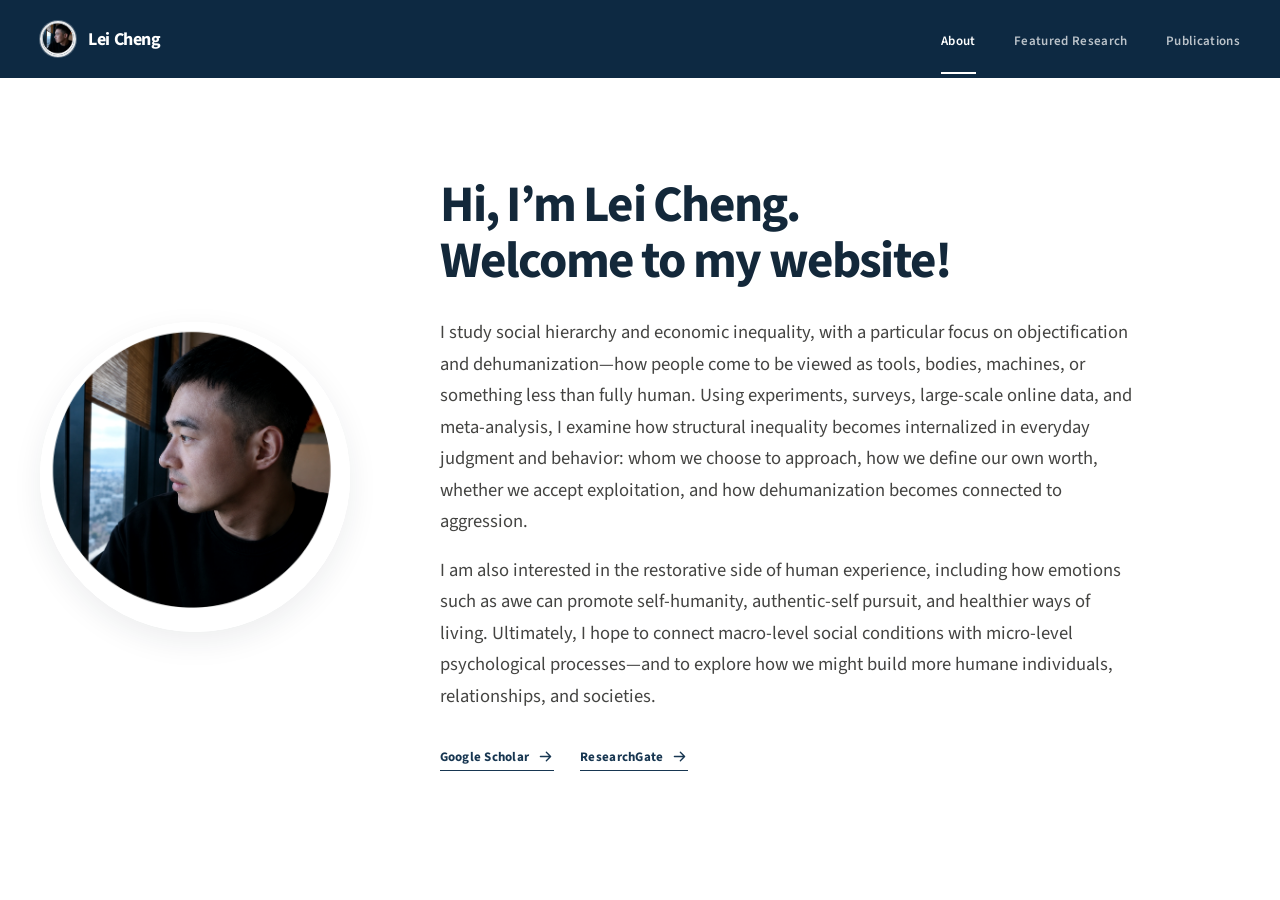
<file: index.html>
<!doctype html>
<html lang="en">
  <head>
    <meta charset="UTF-8" />
    <meta name="viewport" content="width=device-width, initial-scale=1.0" />
    <meta name="theme-color" content="#fafaf8" />
    <meta
      name="description"
      content="Lei Cheng's academic website, featuring research on economic inequality, objectification, dehumanization, authenticity, and social psychology."
    />
    <meta name="robots" content="index, follow" />
    <link rel="canonical" href="https://leicheng-socialpsychology.github.io/" />
    <meta
      property="og:title"
      content="Lei Cheng | Inequality, Objectification &amp; Dehumanization"
    />
    <meta
      property="og:description"
      content="Academic research on economic inequality, objectification, dehumanization, authenticity, and social psychology."
    />
    <meta property="og:type" content="profile" />
    <meta property="og:url" content="https://leicheng-socialpsychology.github.io/" />
    <meta property="og:site_name" content="Lei Cheng" />
    <meta name="twitter:card" content="summary" />
    <script type="application/ld+json">
      {
        "@context": "https://schema.org",
        "@type": "ProfilePage",
        "url": "https://leicheng-socialpsychology.github.io/",
        "mainEntity": {
          "@type": "Person",
          "name": "Lei Cheng",
          "url": "https://leicheng-socialpsychology.github.io/",
          "description": "Researcher studying economic inequality, objectification, dehumanization, authenticity, and social psychology.",
          "alumniOf": {
            "@type": "CollegeOrUniversity",
            "name": "Beijing Normal University"
          },
          "sameAs": [
            "https://scholar.google.com/citations?user=i0s6WB4AAAAJ",
            "https://www.researchgate.net/profile/Lei-Cheng-33",
            "https://orcid.org/0000-0002-4720-177X"
          ]
        }
      }
    </script>
    <link rel="preconnect" href="https://fonts.googleapis.com" />
    <link rel="preconnect" href="https://fonts.gstatic.com" crossorigin />
    <link
      href="https://fonts.googleapis.com/css2?family=Source+Sans+Pro:ital,wght@0,400;0,600;0,700;1,400;1,600;1,700&display=swap"
      rel="stylesheet"
    />
    <link rel="icon" type="image/svg+xml" href="./favicon.svg" />
    <title>Lei Cheng | Inequality, Objectification &amp; Dehumanization</title>
    <script type="module" crossorigin src="./assets/index-C4YYqMDL.js"></script>
    <link rel="stylesheet" crossorigin href="./assets/index-Cd1RW3w9.css">
  </head>
  <body>
    <div id="root"></div>
  </body>
</html>
</file>
<file: assets/index-Cd1RW3w9.css>
:root{color:#13283a;font-synthesis:none;text-rendering:optimizelegibility;--ink:#13283a;--muted:#607281;--light-muted:#81909c;--paper:#fff;--surface:#fff;--soft:#f3f6f8;--line:#e0e6eb;--accent:#173651;--navy:#0d2942;--sans:"Source Sans Pro", ui-sans-serif, -apple-system, BlinkMacSystemFont, "Segoe UI", sans-serif;background:#fff;font-family:Source Sans Pro,ui-sans-serif,-apple-system,BlinkMacSystemFont,Segoe UI,sans-serif}*{box-sizing:border-box}html{scroll-behavior:smooth;scroll-padding-top:100px}body{background:var(--paper);min-width:320px;min-height:100vh;margin:0}a{color:inherit}img{max-width:100%;display:block}button,a{-webkit-tap-highlight-color:transparent}button{font:inherit}.sr-only{clip:rect(0, 0, 0, 0);white-space:nowrap;border:0;width:1px;height:1px;margin:-1px;padding:0;position:absolute;overflow:hidden}::selection{color:#fff;background:var(--accent)}.site-shell{min-height:100vh}.site-header{z-index:20;color:#fff;background:var(--navy);-webkit-backdrop-filter:blur(16px);backdrop-filter:blur(16px);border-bottom:0;justify-content:space-between;align-items:center;width:100%;min-height:78px;margin:0;padding-left:max(28px,50vw - 600px);padding-right:max(28px,50vw - 600px);display:flex;position:sticky;top:0;box-shadow:0 1px #ffffff14}.brand{font-family:var(--sans);letter-spacing:-.02em;color:#fff;align-items:center;gap:12px;font-size:18px;font-weight:700;text-decoration:none;display:inline-flex}.brand-avatar{object-fit:cover;border:2px solid #ffffffe6;border-radius:50%;width:36px;height:36px;transition:box-shadow .18s,transform .18s;box-shadow:0 0 0 1px #ffffff47}.brand:hover .brand-avatar,.brand:focus-visible .brand-avatar{transform:scale(1.04);box-shadow:0 0 0 2px #ffffffe6}nav{align-items:center;gap:clamp(20px,3vw,40px);display:flex}nav a{color:#ffffffb8;letter-spacing:.025em;padding:26px 0 23px;font-size:13px;font-weight:600;text-decoration:none;transition:color .16s;position:relative}nav a:after{content:"";background:#fff;height:2px;transition:transform .16s;position:absolute;bottom:-1px;left:0;right:0;transform:scaleX(0)}nav a:hover,nav a:focus-visible,nav a.active{color:#fff}nav a.active:after{transform:scaleX(1)}.page,footer{width:min(100% - 56px,1200px);margin-left:auto;margin-right:auto}.page-transition{animation:.32s both page-in}.about{grid-template-columns:310px minmax(0,1fr);align-items:start;gap:clamp(52px,7vw,92px);padding:84px 0 108px;display:grid}.about-photo-wrap{border-radius:50%;position:sticky;top:126px}.about-photo{z-index:1;aspect-ratio:1;border:6px solid var(--paper);object-fit:cover;filter:saturate(.9)contrast(1.02);border-radius:50%;width:100%;position:relative;box-shadow:0 10px 30px #182b3614}.about-copy{max-width:700px}.about-copy h1{font-family:var(--sans);letter-spacing:-.035em;margin:-5px 0 28px;font-size:clamp(38px,4vw,54px);font-weight:700;line-height:1.08}.about-copy>p{color:#444442;font-family:var(--sans);margin:0 0 17px;font-size:clamp(17px,1.45vw,19px);line-height:1.7}.about-links{flex-wrap:wrap;gap:26px;margin-top:35px;display:flex}.about-links a,.all-work-link a,.scholar-cta a{border-bottom:1px solid var(--accent);color:var(--accent);letter-spacing:.02em;align-items:center;padding-bottom:4px;font-size:13px;font-weight:700;text-decoration:none;display:inline-flex}.about-links svg,.all-work-link svg,.scholar-cta svg{fill:none;stroke:currentColor;stroke-linecap:round;stroke-linejoin:round;stroke-width:1.6px;width:17px;height:17px;margin-left:8px;transition:transform .16s}.about-links a:hover svg,.about-links a:focus-visible svg,.all-work-link a:hover svg,.all-work-link a:focus-visible svg,.scholar-cta a:hover svg,.scholar-cta a:focus-visible svg{transform:translate(4px)}.featured{border-top:1px solid var(--line);padding:88px 0 112px}.section-title{text-align:center;margin-bottom:44px}.section-title h2{font-family:var(--sans);letter-spacing:-.04em;text-wrap:balance;margin:0;font-size:clamp(42px,5vw,62px);font-weight:700;line-height:1.02}.section-title h2:after{content:"";background:var(--accent);width:46px;height:3px;margin:22px auto 0;display:block}.featured-carousel-shell{position:relative}.carousel-toolbar{justify-content:flex-end;align-items:center;gap:24px;margin-bottom:18px;display:flex}.carousel-navigation{align-items:center;gap:10px;display:flex}.carousel-count{min-width:66px;color:var(--muted);letter-spacing:.08em;text-align:right;margin-right:8px;font-size:13px;font-weight:700}.carousel-count>span[aria-hidden=true]{color:#b2b2ad}.carousel-arrow{width:44px;height:44px;color:var(--ink);cursor:pointer;background:#ffffffd6;border:1px solid #c8c8c2;border-radius:50%;justify-content:center;align-items:center;padding:0;transition:color .18s,background .18s,border-color .18s,transform .18s;display:inline-flex}.carousel-arrow svg{fill:none;stroke:currentColor;stroke-linecap:round;stroke-linejoin:round;stroke-width:1.7px;width:20px;height:20px}.carousel-arrow:hover:not(:disabled),.carousel-arrow:focus-visible:not(:disabled){border-color:var(--accent);color:#fff;background:var(--accent);transform:translateY(-2px)}.carousel-arrow:focus-visible,.featured-list:focus-visible,.carousel-dots button:focus-visible{outline:2px solid var(--accent);outline-offset:3px}.carousel-arrow:disabled{color:#b7b7b2;cursor:default;background:0 0;border-color:#e1e1dd}.featured-list{overscroll-behavior-x:contain;scroll-behavior:smooth;scroll-snap-type:x mandatory;scrollbar-width:none;touch-action:pan-x pan-y;align-items:flex-start;gap:24px;padding:4px 2px 28px;display:flex;overflow-x:auto}.featured-list::-webkit-scrollbar{display:none}.research-story{border:1px solid var(--line);background:var(--surface);scroll-snap-align:start;border-radius:20px;flex:0 0 100%;padding:0;display:block;overflow:hidden;box-shadow:0 18px 52px #102a4314}.story-image{background:linear-gradient(135deg,#102a43 0%,#173f5f 100%);justify-content:center;align-items:center;height:clamp(390px,44vw,560px);padding:clamp(24px,3.2vw,40px);display:flex;position:relative;top:auto}.story-image img{object-fit:contain;filter:saturate(.9)contrast(1.02);background:#fff;border:1px solid #ffffff2e;border-radius:10px;width:100%;height:100%;box-shadow:0 18px 42px #04121e47}.story-copy{grid-template-columns:minmax(0,.88fr) minmax(0,1.12fr);align-items:start;gap:clamp(36px,5vw,70px);padding:clamp(40px,5vw,64px);display:grid}.story-details{min-width:0}.story-copy h3{font-family:var(--sans);letter-spacing:-.025em;text-wrap:balance;margin:0;font-size:clamp(27px,2.65vw,38px);font-weight:700;line-height:1.16}.chinese-title{color:var(--muted);margin:10px 0 0;font-size:15px;line-height:1.6}.apa-citation{color:#455c6e;font-family:var(--sans);font-variant:normal;margin:0;font-size:15px;font-style:normal;line-height:1.6}.apa-citation *,.apa-citation em,.apa-citation a{font-family:var(--sans)}.apa-citation em{font-synthesis:style;font-style:italic;font-weight:400}.apa-citation .author-highlight{color:var(--ink);font-weight:700}.apa-citation a{color:var(--accent);overflow-wrap:anywhere;text-underline-offset:3px}.featured-citation{color:#455c6e;border-left:2px solid #9fb6c8;margin-top:21px;padding:2px 0 2px 17px;font-size:14.5px;line-height:1.65}.story-description p{color:#294052;font-family:var(--sans);margin:0 0 16px;font-size:16.5px;line-height:1.74}.carousel-dots{justify-content:center;align-items:center;gap:9px;min-height:22px;margin-top:4px;display:flex}.carousel-dots button{cursor:pointer;background:#b9c9d5;border:0;border-radius:999px;width:7px;height:7px;padding:0;transition:width .18s,background .18s}.carousel-dots button.is-active{background:var(--accent);width:28px}.featured-list{gap:0;align-items:initial;scroll-behavior:auto;scroll-snap-type:none;scrollbar-width:auto;touch-action:auto;padding:0;display:grid;overflow:visible}.research-story{border:0;border-top:1px solid var(--line);box-shadow:none;scroll-snap-align:none;background:0 0;border-radius:0;grid-template-columns:minmax(280px,.78fr) minmax(0,1.52fr);align-items:start;gap:clamp(44px,6vw,72px);padding:clamp(54px,7vh,72px) 0;display:grid;overflow:visible}.research-story:last-child{border-bottom:1px solid var(--line)}.story-image{background:0 0;height:auto;padding:5px 0 0;display:block;position:static;top:auto}.story-image img{aspect-ratio:4/3;object-fit:cover;background:var(--soft);filter:saturate(.82)contrast(1.02);width:100%;height:auto;box-shadow:none;border:0;border-radius:0}.story-copy{min-width:0;padding:0;display:block}.story-index{width:fit-content;color:var(--accent);letter-spacing:.18em;align-items:center;gap:10px;margin:0 0 18px;font-size:12px;font-weight:700;line-height:1;display:flex}.story-index i{background:#9fb6c8;width:34px;height:1px}.story-index span:last-child{color:var(--light-muted);font-weight:600}.story-description{border-left:0;max-width:720px;margin-top:24px;padding-left:0}.story-description p{margin-bottom:14px;font-size:18px;line-height:1.7}.all-work-link{justify-content:flex-end;padding-top:42px;display:flex}.publications-page{padding:88px 0 112px}.publications-intro{border-bottom:1px solid var(--ink);padding-bottom:52px}.publications-intro h1{font-family:var(--sans);letter-spacing:-.055em;text-align:center;margin:0;font-size:clamp(54px,8vw,100px);font-weight:700;line-height:.9}.publication-groups{margin-top:16px}.publication-year{border-bottom:1px solid var(--line);grid-template-columns:165px minmax(0,1fr);gap:40px;padding:56px 0 42px;display:grid}.publication-year h2{color:var(--accent);font-family:var(--sans);align-self:start;margin:0;font-size:30px;font-weight:700;position:sticky;top:116px}.publication-year ol{counter-reset:publication;margin:0;padding:0;list-style:none}.publication-year li{counter-increment:publication;min-height:54px;padding:0 0 28px 42px;position:relative}.publication-year li:last-child{padding-bottom:0}.publication-year li:before{color:#a0a09b;font-family:var(--sans);content:counter(publication, decimal-leading-zero);font-size:13px;position:absolute;top:2px;left:0}.publication-year .apa-citation{color:#343432;max-width:850px;font-family:var(--sans);font-size:16px;line-height:1.7}.scholar-cta{background:var(--soft);justify-content:space-between;align-items:center;gap:30px;margin-top:66px;padding:32px 36px;display:flex}.scholar-cta p{color:#42596b;font-family:var(--sans);margin:0;font-size:18px}.site-footer{border-top:1px solid var(--line);color:var(--muted);padding:42px 0;font-size:13px}.site-footer p{margin:0}.footer-bottom{justify-content:space-between;align-items:flex-end;gap:36px;padding-top:0;display:flex}.footer-signoff{gap:7px;display:grid}.footer-name{color:var(--ink);font-family:var(--sans);font-size:18px;font-weight:700}.footer-links{gap:24px;display:flex}.footer-links a{text-underline-offset:3px}[data-reveal]{opacity:0;transition:opacity .52s,transform .52s;transform:translateY(18px)}[data-reveal].is-visible{opacity:1;transform:translateY(0)}@keyframes page-in{0%{opacity:0;transform:translateY(8px)}to{opacity:1;transform:translateY(0)}}@media (width<=900px){.about{grid-template-columns:230px minmax(0,1fr);gap:48px}.research-story{padding:0}.story-image{height:clamp(350px,48vw,470px);padding:26px}.story-copy{grid-template-columns:minmax(0,.92fr) minmax(0,1.08fr);gap:34px;padding:38px}.publication-year{grid-template-columns:120px minmax(0,1fr)}}@media (width<=680px){.site-header,.page,footer{width:min(100% - 34px,1160px)}.site-header{min-height:70px}.brand{display:none}nav{justify-content:space-between;gap:10px;width:100%}nav a{white-space:nowrap;padding:24px 0 21px;font-size:11px}.about{grid-template-columns:1fr;gap:38px;padding:56px 0 82px}.about-photo-wrap{width:min(72vw,285px);margin:0 auto;position:static}.about-copy h1{margin-top:0;font-size:39px}.about-copy>p{font-size:17px}.featured{padding:72px 0 86px}.section-title{margin-bottom:38px}.section-title h2{font-size:50px}.research-story{border-radius:16px;padding:0}.story-image{height:auto;padding:16px}.story-image img{aspect-ratio:4/3;object-fit:contain;height:auto}.story-copy{grid-template-columns:1fr;gap:28px;padding:30px 24px 34px}.story-description{border-left:0;padding-left:0}.story-copy h3{font-size:31px;line-height:1.17}.story-description p{font-size:16.5px;line-height:1.72}.carousel-toolbar{margin-bottom:16px}.carousel-count{min-width:54px;margin-right:2px;font-size:12px}.carousel-arrow{width:40px;height:40px}.featured-list{gap:14px;padding-bottom:23px}.featured-citation{margin-top:18px;padding-left:13px;font-size:13.5px}.chinese-title{font-size:14px}.publications-page{padding:62px 0 88px}.publications-intro{padding-bottom:42px}.publications-intro h1{font-size:66px}.publication-year{grid-template-columns:1fr;gap:28px;padding:42px 0 34px}.publication-year h2{position:static}.publication-year li{padding-left:34px}.publication-year .apa-citation{font-size:15px}.scholar-cta{flex-direction:column;align-items:flex-start;padding:28px}.site-footer{padding:36px 0}.footer-bottom{flex-direction:column;align-items:flex-start;gap:24px;padding-top:0}}@media (width<=900px){.research-story{grid-template-columns:.78fr 1.42fr;gap:42px;padding:62px 0}.story-image{height:auto;padding:5px 0 0}.story-copy{padding:0;display:block}}@media (width<=680px){.section-title{margin-bottom:48px}.research-story{border-radius:0;grid-template-columns:1fr;gap:34px;padding:56px 0}.story-image{height:auto;padding:0}.story-image img{aspect-ratio:4/3;object-fit:cover;height:auto}.story-copy{padding:0;display:block}.story-description{border:0;margin-top:24px;padding:0}.story-description p{font-size:17px}.featured-list{gap:0;padding:0}.site-header{width:100%;padding-left:17px;padding-right:17px}}@media (width>=901px) and (prefers-reduced-motion:no-preference){.site-shell.featured-mode{scroll-snap-type:y mandatory;height:100svh;padding-top:78px;scroll-padding-top:78px;overflow-y:auto}.featured-mode .site-header{position:fixed;inset:0 0 auto}.featured-mode .about,.featured-mode .research-story{scroll-snap-align:start;scroll-snap-stop:always;min-height:calc(100svh - 78px)}.featured-mode .section-title{scroll-snap-align:start}.featured-mode .about,.featured-mode .research-story{align-items:center}.featured-mode .site-footer{scroll-snap-align:end}}@media (prefers-reduced-motion:reduce){html{scroll-behavior:auto}*,:before,:after{transition-duration:.01ms!important;animation-duration:.01ms!important;animation-iteration-count:1!important}.featured-list{scroll-behavior:auto}}
</file>
